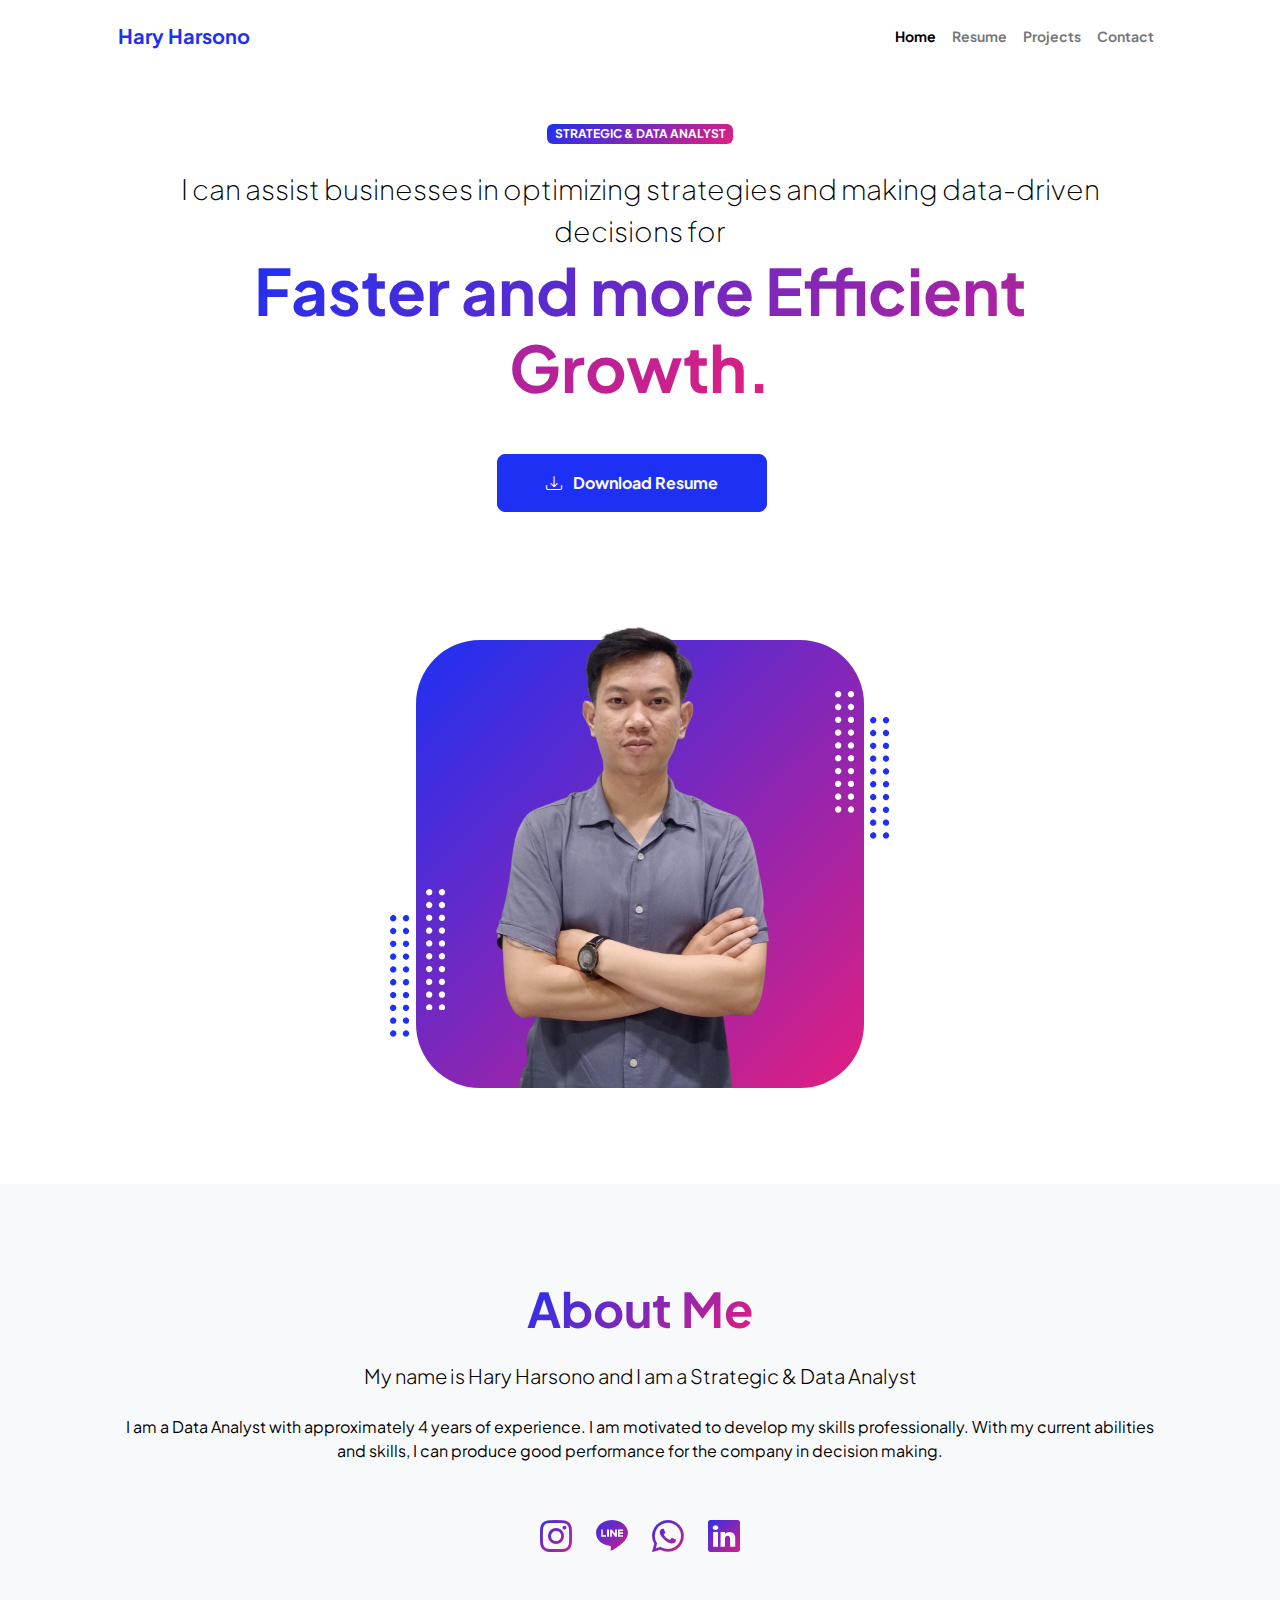
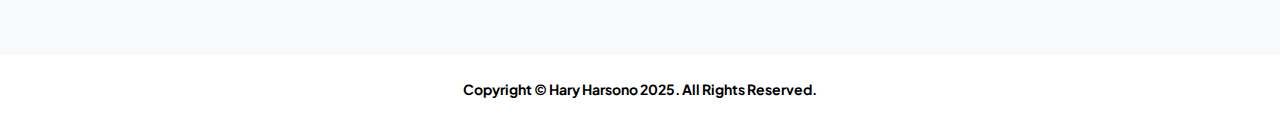
<file: index.html>
<!DOCTYPE html>
<html lang="en">
    <head>
        <meta charset="utf-8" />
        <meta name="viewport" content="width=device-width, initial-scale=1, shrink-to-fit=no" />
        <meta name="description" content="" />
        <meta name="author" content="" />
        <title>
            Hary Harsono - Data Analyst
        </title>
        <!-- Favicon-->
        <link rel="icon" type="image/x-icon" href="assets/favicon.ico" />
        <!-- Custom Google font-->
        <link rel="preconnect" href="https://fonts.googleapis.com" />
        <link rel="preconnect" href="https://fonts.gstatic.com" crossorigin />
        <link href="https://fonts.googleapis.com/css2?family=Plus+Jakarta+Sans:wght@100;200;300;400;500;600;700;800;900&amp;display=swap" rel="stylesheet" />
        <!-- Bootstrap icons-->
        <link href="https://cdn.jsdelivr.net/npm/bootstrap-icons@1.8.1/font/bootstrap-icons.css" rel="stylesheet" />
        <!-- Core theme CSS (includes Bootstrap)-->
        <link href="css/styles.css" rel="stylesheet" />
    </head>
    <body class="d-flex flex-column h-100">
        <main class="flex-shrink-0">
            <!-- Navigation-->
            <nav class="navbar navbar-expand-lg navbar-light bg-white py-3">
                <div class="container px-5">
                    <a class="navbar-brand" href="index.html"><span class="fw-bolder" style="color: #1e30f3!important;">
                        Hary Harsono
                    </span></a>
                    <button class="navbar-toggler" type="button" data-bs-toggle="collapse" data-bs-target="#navbarSupportedContent" aria-controls="navbarSupportedContent" aria-expanded="false" aria-label="Toggle navigation"><span class="navbar-toggler-icon"></span></button>
                    <div class="collapse navbar-collapse" id="navbarSupportedContent">
                        <ul class="navbar-nav ms-auto mb-2 mb-lg-0 small fw-bolder">
                            <li class="nav-item"><a class="nav-link text-black" href="index.html">Home</a></li>
                            <li class="nav-item"><a class="nav-link" href="resume.html">Resume</a></li>
                            <li class="nav-item"><a class="nav-link" href="projects.html">Projects</a></li>
                            <li class="nav-item"><a class="nav-link" href="contact.html">Contact</a></li>
                        </ul>
                    </div>
                </div>
            </nav>
            <!-- Header-->
            <header class="py-5">
                <div class="container px-5 pb-5">
                    <div class="row gx-5 align-items-center">
                        <div class="col-xxl-5">
                            <!-- Header text content-->
                            <div class="text-center text-xxl-start">                                
                                <div class="badge bg-gradient-primary-to-secondary text-white mb-4">
                                    <div class="text-uppercase">
                                        Strategic & Data Analyst
                                    </div>
                                </div>
                                <div class="fs-3 fw-light text-black">
                                    I can assist businesses in optimizing strategies and making data-driven decisions for
                                </div>
                                <h1 class="display-3 fw-bolder mb-5"><span class="text-gradient d-inline">Faster and more Efficient Growth.</span></h1>
                                <div class="d-grid gap-3 d-sm-flex justify-content-sm-center justify-content-xxl-start mb-3">
                                    <a class="btn btn-primary btn-lg px-5 py-3 me-sm-3 fs-6 fw-bolder" href="assets/CV_Resume_Hary_en.pdf" type="application/pdf" target="_blank">
                                        <div class="d-inline-block bi bi-download me-2"></div>
                                        Download Resume
                                    </a>
                                </div>
                            </div>
                        </div>
                        <div class="col-xxl-7">
                            <!-- Header profile picture-->
                            <div class="d-flex justify-content-center mt-5 mt-xxl-0">
                                <div class="profile bg-gradient-primary-to-secondary">
                                    <!-- TIP: For best results, use a photo with a transparent background like the demo example below-->
                                    <!-- Watch a tutorial on how to do this on YouTube (link)-->
                                    <img class="profile-img" src="assets/hary-new.png" alt="..." />
                                    <div class="dots-1">
                                        <!-- SVG Dots-->
                                        <svg version="1.1" xmlns="http://www.w3.org/2000/svg" xmlns:xlink="http://www.w3.org/1999/xlink" x="0px" y="0px" viewBox="0 0 191.6 1215.4" style="enable-background: new 0 0 191.6 1215.4" xml:space="preserve">
                                            <g transform="translate(0.000000,1280.000000) scale(0.100000,-0.100000)">
                                                <path d="M227.7,12788.6c-105-35-200-141-222-248c-43-206,163-412,369-369c155,32,275,190,260,339c-11,105-90,213-190,262        C383.7,12801.6,289.7,12808.6,227.7,12788.6z"></path>
                                                <path d="M1507.7,12788.6c-151-50-253-216-222-362c25-119,136-230,254-255c194-41,395,142,375,339c-11,105-90,213-190,262        C1663.7,12801.6,1569.7,12808.6,1507.7,12788.6z"></path>
                                                <path d="M227.7,11508.6c-105-35-200-141-222-248c-43-206,163-412,369-369c155,32,275,190,260,339c-11,105-90,213-190,262        C383.7,11521.6,289.7,11528.6,227.7,11508.6z"></path>
                                                <path d="M1507.7,11508.6c-151-50-253-216-222-362c25-119,136-230,254-255c194-41,395,142,375,339c-11,105-90,213-190,262        C1663.7,11521.6,1569.7,11528.6,1507.7,11508.6z"></path>
                                                <path d="M227.7,10228.6c-105-35-200-141-222-248c-43-206,163-412,369-369c155,32,275,190,260,339c-11,105-90,213-190,262        C383.7,10241.6,289.7,10248.6,227.7,10228.6z"></path>
                                                <path d="M1507.7,10228.6c-105-35-200-141-222-248c-43-206,163-412,369-369c155,32,275,190,260,339c-11,105-90,213-190,262        C1663.7,10241.6,1569.7,10248.6,1507.7,10228.6z"></path>
                                                <path d="M227.7,8948.6c-105-35-200-141-222-248c-43-206,163-412,369-369c155,32,275,190,260,339c-11,105-90,213-190,262        C383.7,8961.6,289.7,8968.6,227.7,8948.6z"></path>
                                                <path d="M1507.7,8948.6c-105-35-200-141-222-248c-43-206,163-412,369-369c155,32,275,190,260,339c-11,105-90,213-190,262        C1663.7,8961.6,1569.7,8968.6,1507.7,8948.6z"></path>
                                                <path d="M227.7,7668.6c-105-35-200-141-222-248c-43-206,163-412,369-369c155,32,275,190,260,339c-11,105-90,213-190,262        C383.7,7681.6,289.7,7688.6,227.7,7668.6z"></path>
                                                <path d="M1507.7,7668.6c-105-35-200-141-222-248c-43-206,163-412,369-369c155,32,275,190,260,339c-11,105-90,213-190,262        C1663.7,7681.6,1569.7,7688.6,1507.7,7668.6z"></path>
                                                <path d="M227.7,6388.6c-105-35-200-141-222-248c-43-206,163-412,369-369c155,32,275,190,260,339c-11,105-90,213-190,262        C383.7,6401.6,289.7,6408.6,227.7,6388.6z"></path>
                                                <path d="M1507.7,6388.6c-105-35-200-141-222-248c-43-206,163-412,369-369c155,32,275,190,260,339c-11,105-90,213-190,262        C1663.7,6401.6,1569.7,6408.6,1507.7,6388.6z"></path>
                                                <path d="M227.7,5108.6c-105-35-200-141-222-248c-43-206,163-412,369-369c155,32,275,190,260,339c-11,105-90,213-190,262        C383.7,5121.6,289.7,5128.6,227.7,5108.6z"></path>
                                                <path d="M1507.7,5108.6c-105-35-200-141-222-248c-43-206,163-412,369-369c155,32,275,190,260,339c-11,105-90,213-190,262        C1663.7,5121.6,1569.7,5128.6,1507.7,5108.6z"></path>
                                                <path d="M227.7,3828.6c-105-35-200-141-222-248c-43-206,163-412,369-369c155,32,275,190,260,339c-11,105-90,213-190,262        C383.7,3841.6,289.7,3848.6,227.7,3828.6z"></path>
                                                <path d="M1507.7,3828.6c-105-35-200-141-222-248c-43-206,163-412,369-369c155,32,275,190,260,339c-11,105-90,213-190,262        C1663.7,3841.6,1569.7,3848.6,1507.7,3828.6z"></path>
                                                <path d="M227.7,2548.6c-105-35-200-141-222-248c-43-206,163-412,369-369c155,32,275,190,260,339c-11,105-90,213-190,262        C383.7,2561.6,289.7,2568.6,227.7,2548.6z"></path>
                                                <path d="M1507.7,2548.6c-105-35-200-141-222-248c-43-206,163-412,369-369c155,32,275,190,260,339c-11,105-90,213-190,262        C1663.7,2561.6,1569.7,2568.6,1507.7,2548.6z"></path>
                                                <path d="M227.7,1268.6c-105-35-200-141-222-248c-43-206,163-412,369-369c155,32,275,190,260,339c-11,105-90,213-190,262        C383.7,1281.6,289.7,1288.6,227.7,1268.6z"></path>
                                                <path d="M1507.7,1268.6c-105-35-200-141-222-248c-43-206,163-412,369-369c155,32,275,190,260,339c-11,105-90,213-190,262        C1663.7,1281.6,1569.7,1288.6,1507.7,1268.6z"></path>
                                            </g>
                                        </svg>
                                        <!-- END of SVG dots-->
                                    </div>
                                    <div class="dots-2">
                                        <!-- SVG Dots-->
                                        <svg version="1.1" xmlns="http://www.w3.org/2000/svg" xmlns:xlink="http://www.w3.org/1999/xlink" x="0px" y="0px" viewBox="0 0 191.6 1215.4" style="enable-background: new 0 0 191.6 1215.4" xml:space="preserve">
                                            <g transform="translate(0.000000,1280.000000) scale(0.100000,-0.100000)">
                                                <path d="M227.7,12788.6c-105-35-200-141-222-248c-43-206,163-412,369-369c155,32,275,190,260,339c-11,105-90,213-190,262        C383.7,12801.6,289.7,12808.6,227.7,12788.6z"></path>
                                                <path d="M1507.7,12788.6c-151-50-253-216-222-362c25-119,136-230,254-255c194-41,395,142,375,339c-11,105-90,213-190,262        C1663.7,12801.6,1569.7,12808.6,1507.7,12788.6z"></path>
                                                <path d="M227.7,11508.6c-105-35-200-141-222-248c-43-206,163-412,369-369c155,32,275,190,260,339c-11,105-90,213-190,262        C383.7,11521.6,289.7,11528.6,227.7,11508.6z"></path>
                                                <path d="M1507.7,11508.6c-151-50-253-216-222-362c25-119,136-230,254-255c194-41,395,142,375,339c-11,105-90,213-190,262        C1663.7,11521.6,1569.7,11528.6,1507.7,11508.6z"></path>
                                                <path d="M227.7,10228.6c-105-35-200-141-222-248c-43-206,163-412,369-369c155,32,275,190,260,339c-11,105-90,213-190,262        C383.7,10241.6,289.7,10248.6,227.7,10228.6z"></path>
                                                <path d="M1507.7,10228.6c-105-35-200-141-222-248c-43-206,163-412,369-369c155,32,275,190,260,339c-11,105-90,213-190,262        C1663.7,10241.6,1569.7,10248.6,1507.7,10228.6z"></path>
                                                <path d="M227.7,8948.6c-105-35-200-141-222-248c-43-206,163-412,369-369c155,32,275,190,260,339c-11,105-90,213-190,262        C383.7,8961.6,289.7,8968.6,227.7,8948.6z"></path>
                                                <path d="M1507.7,8948.6c-105-35-200-141-222-248c-43-206,163-412,369-369c155,32,275,190,260,339c-11,105-90,213-190,262        C1663.7,8961.6,1569.7,8968.6,1507.7,8948.6z"></path>
                                                <path d="M227.7,7668.6c-105-35-200-141-222-248c-43-206,163-412,369-369c155,32,275,190,260,339c-11,105-90,213-190,262        C383.7,7681.6,289.7,7688.6,227.7,7668.6z"></path>
                                                <path d="M1507.7,7668.6c-105-35-200-141-222-248c-43-206,163-412,369-369c155,32,275,190,260,339c-11,105-90,213-190,262        C1663.7,7681.6,1569.7,7688.6,1507.7,7668.6z"></path>
                                                <path d="M227.7,6388.6c-105-35-200-141-222-248c-43-206,163-412,369-369c155,32,275,190,260,339c-11,105-90,213-190,262        C383.7,6401.6,289.7,6408.6,227.7,6388.6z"></path>
                                                <path d="M1507.7,6388.6c-105-35-200-141-222-248c-43-206,163-412,369-369c155,32,275,190,260,339c-11,105-90,213-190,262        C1663.7,6401.6,1569.7,6408.6,1507.7,6388.6z"></path>
                                                <path d="M227.7,5108.6c-105-35-200-141-222-248c-43-206,163-412,369-369c155,32,275,190,260,339c-11,105-90,213-190,262        C383.7,5121.6,289.7,5128.6,227.7,5108.6z"></path>
                                                <path d="M1507.7,5108.6c-105-35-200-141-222-248c-43-206,163-412,369-369c155,32,275,190,260,339c-11,105-90,213-190,262        C1663.7,5121.6,1569.7,5128.6,1507.7,5108.6z"></path>
                                                <path d="M227.7,3828.6c-105-35-200-141-222-248c-43-206,163-412,369-369c155,32,275,190,260,339c-11,105-90,213-190,262        C383.7,3841.6,289.7,3848.6,227.7,3828.6z"></path>
                                                <path d="M1507.7,3828.6c-105-35-200-141-222-248c-43-206,163-412,369-369c155,32,275,190,260,339c-11,105-90,213-190,262        C1663.7,3841.6,1569.7,3848.6,1507.7,3828.6z"></path>
                                                <path d="M227.7,2548.6c-105-35-200-141-222-248c-43-206,163-412,369-369c155,32,275,190,260,339c-11,105-90,213-190,262        C383.7,2561.6,289.7,2568.6,227.7,2548.6z"></path>
                                                <path d="M1507.7,2548.6c-105-35-200-141-222-248c-43-206,163-412,369-369c155,32,275,190,260,339c-11,105-90,213-190,262        C1663.7,2561.6,1569.7,2568.6,1507.7,2548.6z"></path>
                                                <path d="M227.7,1268.6c-105-35-200-141-222-248c-43-206,163-412,369-369c155,32,275,190,260,339c-11,105-90,213-190,262        C383.7,1281.6,289.7,1288.6,227.7,1268.6z"></path>
                                                <path d="M1507.7,1268.6c-105-35-200-141-222-248c-43-206,163-412,369-369c155,32,275,190,260,339c-11,105-90,213-190,262        C1663.7,1281.6,1569.7,1288.6,1507.7,1268.6z"></path>
                                            </g>
                                        </svg>
                                        <!-- END of SVG dots-->
                                    </div>
                                    <div class="dots-3">
                                        <!-- SVG Dots-->
                                        <svg version="1.1" xmlns="http://www.w3.org/2000/svg" xmlns:xlink="http://www.w3.org/1999/xlink" x="0px" y="0px" viewBox="0 0 191.6 1215.4" style="enable-background: new 0 0 191.6 1215.4" xml:space="preserve">
                                            <g transform="translate(0.000000,1280.000000) scale(0.100000,-0.100000)">
                                                <path d="M227.7,12788.6c-105-35-200-141-222-248c-43-206,163-412,369-369c155,32,275,190,260,339c-11,105-90,213-190,262        C383.7,12801.6,289.7,12808.6,227.7,12788.6z"></path>
                                                <path d="M1507.7,12788.6c-151-50-253-216-222-362c25-119,136-230,254-255c194-41,395,142,375,339c-11,105-90,213-190,262        C1663.7,12801.6,1569.7,12808.6,1507.7,12788.6z"></path>
                                                <path d="M227.7,11508.6c-105-35-200-141-222-248c-43-206,163-412,369-369c155,32,275,190,260,339c-11,105-90,213-190,262        C383.7,11521.6,289.7,11528.6,227.7,11508.6z"></path>
                                                <path d="M1507.7,11508.6c-151-50-253-216-222-362c25-119,136-230,254-255c194-41,395,142,375,339c-11,105-90,213-190,262        C1663.7,11521.6,1569.7,11528.6,1507.7,11508.6z"></path>
                                                <path d="M227.7,10228.6c-105-35-200-141-222-248c-43-206,163-412,369-369c155,32,275,190,260,339c-11,105-90,213-190,262        C383.7,10241.6,289.7,10248.6,227.7,10228.6z"></path>
                                                <path d="M1507.7,10228.6c-105-35-200-141-222-248c-43-206,163-412,369-369c155,32,275,190,260,339c-11,105-90,213-190,262        C1663.7,10241.6,1569.7,10248.6,1507.7,10228.6z"></path>
                                                <path d="M227.7,8948.6c-105-35-200-141-222-248c-43-206,163-412,369-369c155,32,275,190,260,339c-11,105-90,213-190,262        C383.7,8961.6,289.7,8968.6,227.7,8948.6z"></path>
                                                <path d="M1507.7,8948.6c-105-35-200-141-222-248c-43-206,163-412,369-369c155,32,275,190,260,339c-11,105-90,213-190,262        C1663.7,8961.6,1569.7,8968.6,1507.7,8948.6z"></path>
                                                <path d="M227.7,7668.6c-105-35-200-141-222-248c-43-206,163-412,369-369c155,32,275,190,260,339c-11,105-90,213-190,262        C383.7,7681.6,289.7,7688.6,227.7,7668.6z"></path>
                                                <path d="M1507.7,7668.6c-105-35-200-141-222-248c-43-206,163-412,369-369c155,32,275,190,260,339c-11,105-90,213-190,262        C1663.7,7681.6,1569.7,7688.6,1507.7,7668.6z"></path>
                                                <path d="M227.7,6388.6c-105-35-200-141-222-248c-43-206,163-412,369-369c155,32,275,190,260,339c-11,105-90,213-190,262        C383.7,6401.6,289.7,6408.6,227.7,6388.6z"></path>
                                                <path d="M1507.7,6388.6c-105-35-200-141-222-248c-43-206,163-412,369-369c155,32,275,190,260,339c-11,105-90,213-190,262        C1663.7,6401.6,1569.7,6408.6,1507.7,6388.6z"></path>
                                                <path d="M227.7,5108.6c-105-35-200-141-222-248c-43-206,163-412,369-369c155,32,275,190,260,339c-11,105-90,213-190,262        C383.7,5121.6,289.7,5128.6,227.7,5108.6z"></path>
                                                <path d="M1507.7,5108.6c-105-35-200-141-222-248c-43-206,163-412,369-369c155,32,275,190,260,339c-11,105-90,213-190,262        C1663.7,5121.6,1569.7,5128.6,1507.7,5108.6z"></path>
                                                <path d="M227.7,3828.6c-105-35-200-141-222-248c-43-206,163-412,369-369c155,32,275,190,260,339c-11,105-90,213-190,262        C383.7,3841.6,289.7,3848.6,227.7,3828.6z"></path>
                                                <path d="M1507.7,3828.6c-105-35-200-141-222-248c-43-206,163-412,369-369c155,32,275,190,260,339c-11,105-90,213-190,262        C1663.7,3841.6,1569.7,3848.6,1507.7,3828.6z"></path>
                                                <path d="M227.7,2548.6c-105-35-200-141-222-248c-43-206,163-412,369-369c155,32,275,190,260,339c-11,105-90,213-190,262        C383.7,2561.6,289.7,2568.6,227.7,2548.6z"></path>
                                                <path d="M1507.7,2548.6c-105-35-200-141-222-248c-43-206,163-412,369-369c155,32,275,190,260,339c-11,105-90,213-190,262        C1663.7,2561.6,1569.7,2568.6,1507.7,2548.6z"></path>
                                                <path d="M227.7,1268.6c-105-35-200-141-222-248c-43-206,163-412,369-369c155,32,275,190,260,339c-11,105-90,213-190,262        C383.7,1281.6,289.7,1288.6,227.7,1268.6z"></path>
                                                <path d="M1507.7,1268.6c-105-35-200-141-222-248c-43-206,163-412,369-369c155,32,275,190,260,339c-11,105-90,213-190,262        C1663.7,1281.6,1569.7,1288.6,1507.7,1268.6z"></path>
                                            </g>
                                        </svg>
                                        <!-- END of SVG dots-->
                                    </div>
                                    <div class="dots-4">
                                        <!-- SVG Dots-->
                                        <svg version="1.1" xmlns="http://www.w3.org/2000/svg" xmlns:xlink="http://www.w3.org/1999/xlink" x="0px" y="0px" viewBox="0 0 191.6 1215.4" style="enable-background: new 0 0 191.6 1215.4" xml:space="preserve">
                                            <g transform="translate(0.000000,1280.000000) scale(0.100000,-0.100000)">
                                                <path d="M227.7,12788.6c-105-35-200-141-222-248c-43-206,163-412,369-369c155,32,275,190,260,339c-11,105-90,213-190,262        C383.7,12801.6,289.7,12808.6,227.7,12788.6z"></path>
                                                <path d="M1507.7,12788.6c-151-50-253-216-222-362c25-119,136-230,254-255c194-41,395,142,375,339c-11,105-90,213-190,262        C1663.7,12801.6,1569.7,12808.6,1507.7,12788.6z"></path>
                                                <path d="M227.7,11508.6c-105-35-200-141-222-248c-43-206,163-412,369-369c155,32,275,190,260,339c-11,105-90,213-190,262        C383.7,11521.6,289.7,11528.6,227.7,11508.6z"></path>
                                                <path d="M1507.7,11508.6c-151-50-253-216-222-362c25-119,136-230,254-255c194-41,395,142,375,339c-11,105-90,213-190,262        C1663.7,11521.6,1569.7,11528.6,1507.7,11508.6z"></path>
                                                <path d="M227.7,10228.6c-105-35-200-141-222-248c-43-206,163-412,369-369c155,32,275,190,260,339c-11,105-90,213-190,262        C383.7,10241.6,289.7,10248.6,227.7,10228.6z"></path>
                                                <path d="M1507.7,10228.6c-105-35-200-141-222-248c-43-206,163-412,369-369c155,32,275,190,260,339c-11,105-90,213-190,262        C1663.7,10241.6,1569.7,10248.6,1507.7,10228.6z"></path>
                                                <path d="M227.7,8948.6c-105-35-200-141-222-248c-43-206,163-412,369-369c155,32,275,190,260,339c-11,105-90,213-190,262        C383.7,8961.6,289.7,8968.6,227.7,8948.6z"></path>
                                                <path d="M1507.7,8948.6c-105-35-200-141-222-248c-43-206,163-412,369-369c155,32,275,190,260,339c-11,105-90,213-190,262        C1663.7,8961.6,1569.7,8968.6,1507.7,8948.6z"></path>
                                                <path d="M227.7,7668.6c-105-35-200-141-222-248c-43-206,163-412,369-369c155,32,275,190,260,339c-11,105-90,213-190,262        C383.7,7681.6,289.7,7688.6,227.7,7668.6z"></path>
                                                <path d="M1507.7,7668.6c-105-35-200-141-222-248c-43-206,163-412,369-369c155,32,275,190,260,339c-11,105-90,213-190,262        C1663.7,7681.6,1569.7,7688.6,1507.7,7668.6z"></path>
                                                <path d="M227.7,6388.6c-105-35-200-141-222-248c-43-206,163-412,369-369c155,32,275,190,260,339c-11,105-90,213-190,262        C383.7,6401.6,289.7,6408.6,227.7,6388.6z"></path>
                                                <path d="M1507.7,6388.6c-105-35-200-141-222-248c-43-206,163-412,369-369c155,32,275,190,260,339c-11,105-90,213-190,262        C1663.7,6401.6,1569.7,6408.6,1507.7,6388.6z"></path>
                                                <path d="M227.7,5108.6c-105-35-200-141-222-248c-43-206,163-412,369-369c155,32,275,190,260,339c-11,105-90,213-190,262        C383.7,5121.6,289.7,5128.6,227.7,5108.6z"></path>
                                                <path d="M1507.7,5108.6c-105-35-200-141-222-248c-43-206,163-412,369-369c155,32,275,190,260,339c-11,105-90,213-190,262        C1663.7,5121.6,1569.7,5128.6,1507.7,5108.6z"></path>
                                                <path d="M227.7,3828.6c-105-35-200-141-222-248c-43-206,163-412,369-369c155,32,275,190,260,339c-11,105-90,213-190,262        C383.7,3841.6,289.7,3848.6,227.7,3828.6z"></path>
                                                <path d="M1507.7,3828.6c-105-35-200-141-222-248c-43-206,163-412,369-369c155,32,275,190,260,339c-11,105-90,213-190,262        C1663.7,3841.6,1569.7,3848.6,1507.7,3828.6z"></path>
                                                <path d="M227.7,2548.6c-105-35-200-141-222-248c-43-206,163-412,369-369c155,32,275,190,260,339c-11,105-90,213-190,262        C383.7,2561.6,289.7,2568.6,227.7,2548.6z"></path>
                                                <path d="M1507.7,2548.6c-105-35-200-141-222-248c-43-206,163-412,369-369c155,32,275,190,260,339c-11,105-90,213-190,262        C1663.7,2561.6,1569.7,2568.6,1507.7,2548.6z"></path>
                                                <path d="M227.7,1268.6c-105-35-200-141-222-248c-43-206,163-412,369-369c155,32,275,190,260,339c-11,105-90,213-190,262        C383.7,1281.6,289.7,1288.6,227.7,1268.6z"></path>
                                                <path d="M1507.7,1268.6c-105-35-200-141-222-248c-43-206,163-412,369-369c155,32,275,190,260,339c-11,105-90,213-190,262        C1663.7,1281.6,1569.7,1288.6,1507.7,1268.6z"></path>
                                            </g>
                                        </svg>
                                        <!-- END of SVG dots-->
                                    </div>
                                </div>
                            </div>
                        </div>
                    </div>
                </div>
            </header>
            <!-- About Section-->
            <section class="bg-light py-5">
                <div class="container px-5">
                    <div class="row gx-5 justify-content-center">
                        <div class="col-xxl-8">
                            <div class="text-center my-5">
                                <h2 class="display-5 fw-bolder mb-4"><span class="text-gradient d-inline">About Me</span></h2>
                                <p class="lead mb-4 text-black">My name is Hary Harsono and I am a Strategic & Data Analyst</p>
                                <p class="text-black mb-5">
                                    I am a Data Analyst with approximately 4 years of experience. I am motivated to develop my skills professionally. With my current abilities and skills, I can produce good performance for the company in decision making.
                                </p>
                                <div class="d-flex justify-content-center fs-2 gap-4">
                                    <a class="text-gradient" href="https://www.instagram.com/haryhrs/" target="_blank"><i class="bi bi-instagram"></i></a>
                                    <a class="text-gradient" href="https://line.me/ti/p/OMsQaPP2-x" target="_blank"><i class="bi bi-line"></i></a>
                                    <a class="text-gradient" href="https://wa.me/6281383288525" target="_blank"><i class="bi bi-whatsapp"></i></a>
                                    <a class="text-gradient" href="https://www.linkedin.com/in/haryharsono/" target="_blank"><i class="bi bi-linkedin"></i></a>
                                </div>
                            </div>
                        </div>
                    </div>
                </div>
            </section>
        </main>
        <!-- Footer-->
        <footer class="bg-white py-4 mt-auto">
            <div class="container px-5">
                <div class="row align-items-center justify-content-center">
                    <div class="col-auto text-center">
                        <div class="small m-0 text-black fw-bolder">Copyright &copy; Hary Harsono 2025. All Rights Reserved.</div>
                    </div>
                </div>
            </div>
        </footer>
        <!-- Bootstrap core JS-->
        <script src="https://cdn.jsdelivr.net/npm/bootstrap@5.2.3/dist/js/bootstrap.bundle.min.js"></script>
        <!-- Core theme JS-->
        <script src="js/scripts.js"></script>
    </body>
</html>
</file>
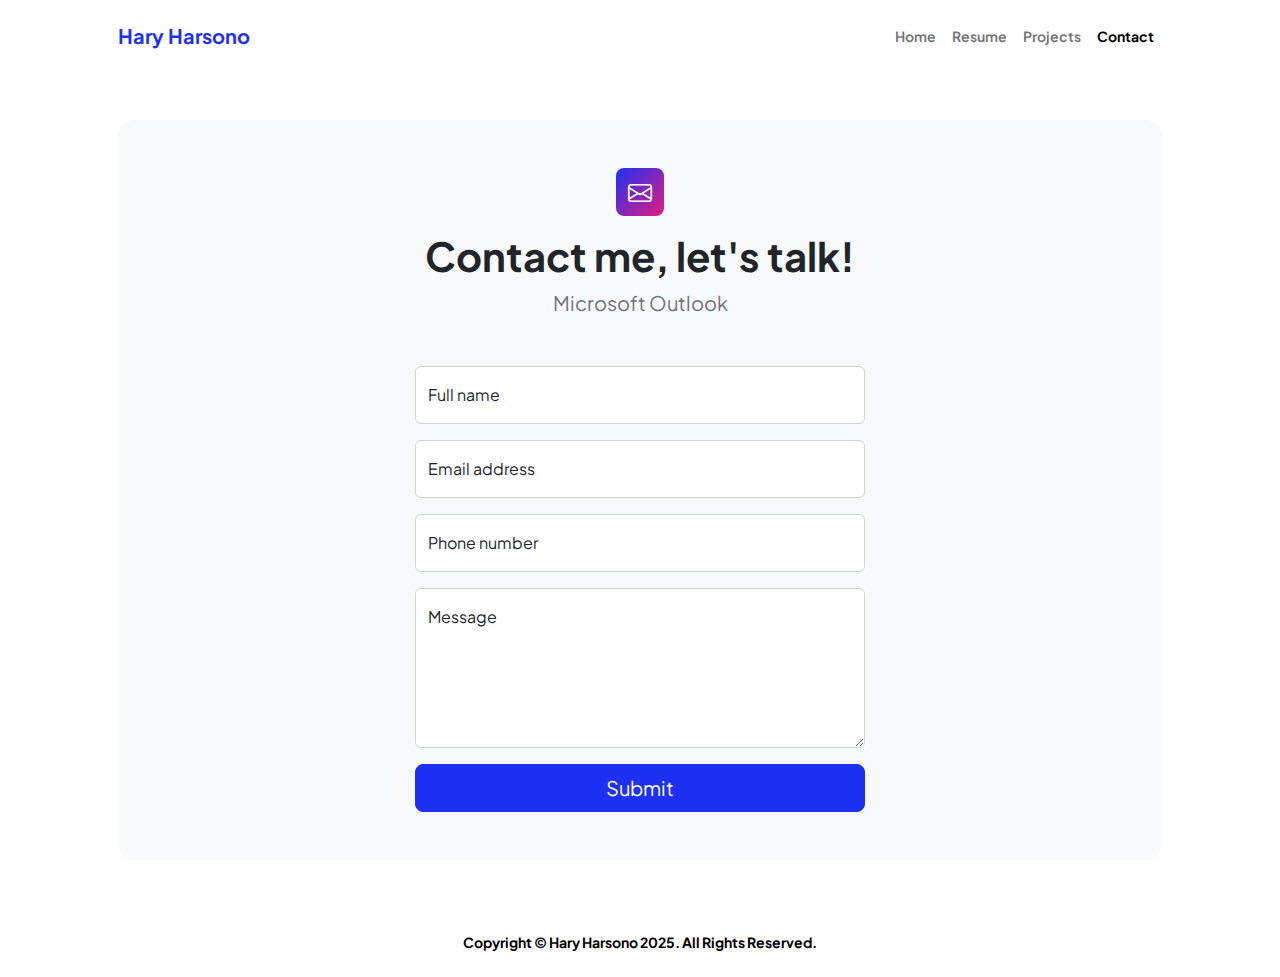
<file: contact.html>
<!DOCTYPE html>
<html lang="en">
    <head>
        <meta charset="utf-8" />
        <meta name="viewport" content="width=device-width, initial-scale=1, shrink-to-fit=no" />
        <meta name="description" content />
        <meta name="author" content />
        <title>
            Hary Harsono - Contact
        </title>
        <!-- Favicon-->
        <link rel="icon" type="image/x-icon" href="assets/favicon.ico" />
        <!-- Custom Google font-->
        <link rel="preconnect" href="https://fonts.googleapis.com" />
        <link rel="preconnect" href="https://fonts.gstatic.com" crossorigin />
        <link href="https://fonts.googleapis.com/css2?family=Plus+Jakarta+Sans:wght@100;200;300;400;500;600;700;800;900&amp;display=swap" rel="stylesheet" />
        <!-- Bootstrap icons-->
        <link href="https://cdn.jsdelivr.net/npm/bootstrap-icons@1.8.1/font/bootstrap-icons.css" rel="stylesheet" />
        <!-- Core theme CSS (includes Bootstrap)-->
        <link href="css/styles.css" rel="stylesheet" />
    </head>
    <body class="d-flex flex-column">
        <main class="flex-shrink-0">
            <!-- Navigation-->
            <nav class="navbar navbar-expand-lg navbar-light bg-white py-3">
                <div class="container px-5">
                    <a class="navbar-brand" href="index.html"><span class="fw-bolder" style="color: #1e30f3!important;">
                        Hary Harsono
                    </span></a>
                    <button class="navbar-toggler" type="button" data-bs-toggle="collapse" data-bs-target="#navbarSupportedContent" aria-controls="navbarSupportedContent" aria-expanded="false" aria-label="Toggle navigation"><span class="navbar-toggler-icon"></span></button>
                    <div class="collapse navbar-collapse" id="navbarSupportedContent">
                        <ul class="navbar-nav ms-auto mb-2 mb-lg-0 small fw-bolder">
                            <li class="nav-item"><a class="nav-link" href="index.html">Home</a></li>
                            <li class="nav-item"><a class="nav-link" href="resume.html">Resume</a></li>
                            <li class="nav-item"><a class="nav-link" href="projects.html">Projects</a></li>
                            <li class="nav-item"><a class="nav-link text-black" href="contact.html">Contact</a></li>
                        </ul>
                    </div>
                </div>
            </nav>
            <!-- Page content-->
            <section class="py-5">
                <div class="container px-5">
                    <!-- Contact form-->
                    <div class="bg-light rounded-4 py-5 px-4 px-md-5">
                        <div class="text-center mb-5">
                            <div class="feature bg-primary bg-gradient-primary-to-secondary text-white rounded-3 mb-3"><i class="bi bi-envelope"></i></div>
                            <h1 class="fw-bolder">
                                Contact me, let's talk!
                            </h1>
                            <p class="lead fw-normal text-muted mb-0">
                                Microsoft Outlook
                            </p>
                        </div>
                        <div class="row gx-5 justify-content-center">
                            <div class="col-lg-8 col-xl-6">
                                <form id="contactForm" action="mailto:haryharsono96@gmail.com" data-sb-form-api-token="API_TOKEN">
                                    <!-- Name input-->
                                    <div class="form-floating mb-3">
                                        <input class="form-control" id="name" type="text" placeholder="Enter your name..." data-sb-validations="required" />
                                        <label for="name">Full name</label>
                                        <div class="invalid-feedback" data-sb-feedback="name:required">A name is required.</div>
                                    </div>
                                    <!-- Email address input-->
                                    <div class="form-floating mb-3">
                                        <input class="form-control" id="email" type="email" placeholder="name@example.com" data-sb-validations="required,email" />
                                        <label for="email">Email address</label>
                                        <div class="invalid-feedback" data-sb-feedback="email:required">An email is required.</div>
                                        <div class="invalid-feedback" data-sb-feedback="email:email">Email is not valid.</div>
                                    </div>
                                    <!-- Phone number input-->
                                    <div class="form-floating mb-3">
                                        <input class="form-control" id="phone" type="tel" placeholder="(123) 456-7890" data-sb-validations="required" />
                                        <label for="phone">Phone number</label>
                                        <div class="invalid-feedback" data-sb-feedback="phone:required">A phone number is required.</div>
                                    </div>
                                    <!-- Message input-->
                                    <div class="form-floating mb-3">
                                        <textarea class="form-control" id="message" type="text" placeholder="Enter your message here..." style="height: 10rem" data-sb-validations="required"></textarea>
                                        <label for="message">Message</label>
                                        <div class="invalid-feedback" data-sb-feedback="message:required">A message is required.</div>
                                    </div>
                                    <div class="d-grid"><button class="btn btn-primary btn-lg" id="submitButton" type="submit">Submit</button></div>
                                </form>
                            </div>
                        </div>
                    </div>
                </div>
            </section>
        </main>
        <!-- Footer-->
        <footer class="bg-white py-4 mt-auto">
            <div class="container px-5">
                <div class="row align-items-center justify-content-center">
                    <div class="col-auto text-center">
                        <div class="small m-0 text-black fw-bolder">Copyright &copy; Hary Harsono 2025. All Rights Reserved.</div>
                    </div>
                </div>
            </div>
        </footer>
        <!-- Bootstrap core JS-->
        <script src="https://cdn.jsdelivr.net/npm/bootstrap@5.2.3/dist/js/bootstrap.bundle.min.js"></script>
        <!-- Core theme JS-->
        <script src="js/scripts.js"></script>
        <!-- * * * * * * * * * * * * * * * * * * * * * * * * * * * * * * * * * * * * * * * *-->
        <!-- * *                               SB Forms JS                               * *-->
        <!-- * * Activate your form at https://startbootstrap.com/solution/contact-forms * *-->
        <!-- * * * * * * * * * * * * * * * * * * * * * * * * * * * * * * * * * * * * * * * *-->        
    </body>
</html>
</file>
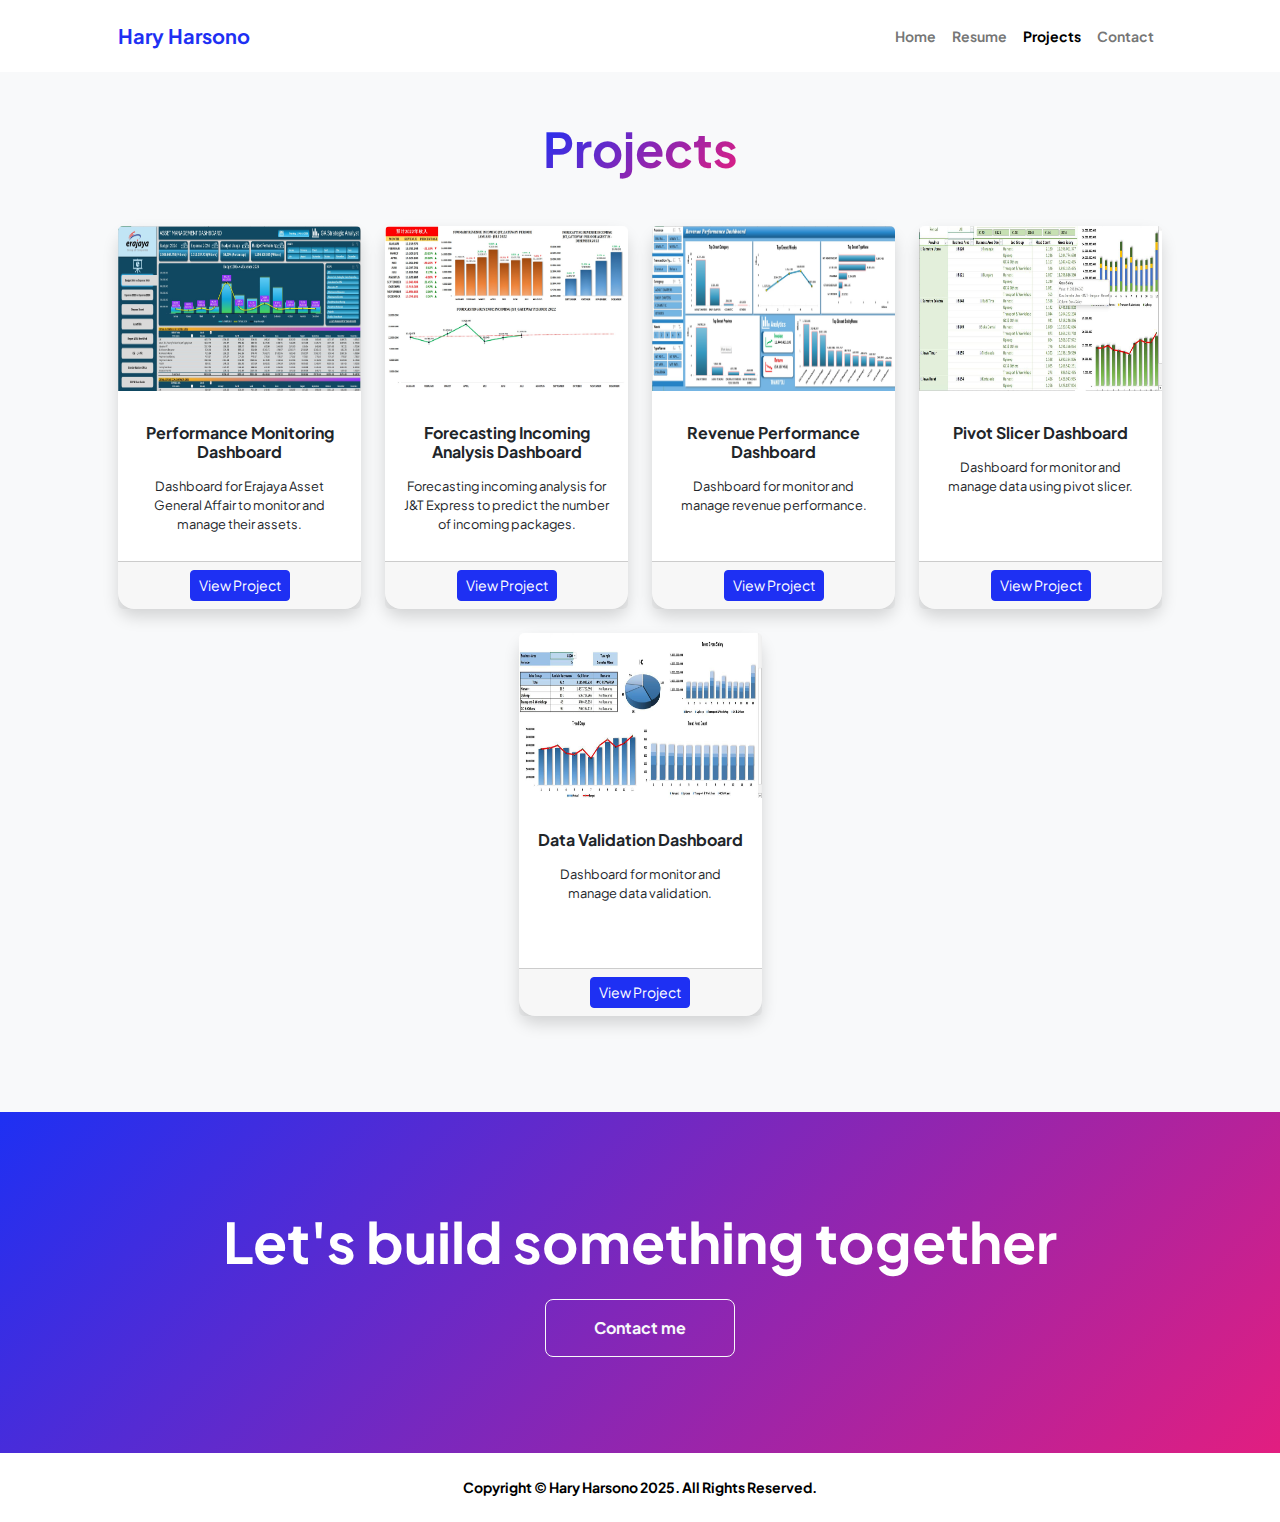
<file: projects.html>
<!DOCTYPE html>
<html lang="en">
    <head>
        <meta charset="utf-8" />
        <meta name="viewport" content="width=device-width, initial-scale=1, shrink-to-fit=no" />
        <meta name="description" content="" />
        <meta name="author" content="" />
        <title>
            Hary Harsono - Projects
        </title>
        <!-- Favicon-->
        <link rel="icon" type="image/x-icon" href="assets/favicon.ico" />
        <!-- Custom Google font-->
        <link rel="preconnect" href="https://fonts.googleapis.com" />
        <link rel="preconnect" href="https://fonts.gstatic.com" crossorigin />
        <link href="https://fonts.googleapis.com/css2?family=Plus+Jakarta+Sans:wght@100;200;300;400;500;600;700;800;900&amp;display=swap" rel="stylesheet" />
        <!-- Bootstrap icons-->
        <link href="https://cdn.jsdelivr.net/npm/bootstrap-icons@1.8.1/font/bootstrap-icons.css" rel="stylesheet" />
        <!-- Core theme CSS (includes Bootstrap)-->
        <link href="css/styles.css" rel="stylesheet" />
    </head>
    <body class="d-flex flex-column h-100 bg-light">
        <main class="flex-shrink-0">
            <!-- Navigation-->
            <nav class="navbar navbar-expand-lg navbar-light bg-white py-3">
                <div class="container px-5">
                    <a class="navbar-brand" href="index.html"><span class="fw-bolder" style="color: #1e30f3!important;">
                        Hary Harsono
                    </span></a>
                    <button class="navbar-toggler" type="button" data-bs-toggle="collapse" data-bs-target="#navbarSupportedContent" aria-controls="navbarSupportedContent" aria-expanded="false" aria-label="Toggle navigation"><span class="navbar-toggler-icon"></span></button>
                    <div class="collapse navbar-collapse" id="navbarSupportedContent">
                        <ul class="navbar-nav ms-auto mb-2 mb-lg-0 small fw-bolder">
                            <li class="nav-item"><a class="nav-link" href="index.html">Home</a></li>
                            <li class="nav-item"><a class="nav-link" href="resume.html">Resume</a></li>
                            <li class="nav-item"><a class="nav-link text-black" href="projects.html">Projects</a></li>
                            <li class="nav-item"><a class="nav-link" href="contact.html">Contact</a></li>
                        </ul>
                    </div>
                </div>
            </nav>
            <!-- Projects Section-->
            <section class="py-5">
                <div class="container px-5 mb-5">
                    <div class="text-center mb-5">
                        <h1 class="display-5 fw-bolder mb-0">
                            <span class="text-gradient d-inline">Projects</span>
                        </h1>
                    </div>
                    <div class="row gx-4 gy-4 justify-content-center">
                        <div class="col-md-6 col-lg-3">
                            <div class="card shadow rounded-4 border-0">
                                <img src="assets/porto/erajaya-dashboard-2024-1.jpg" class="card-img-top" alt="Project 1" style="height: 165px;object-fit: fill;">
                                <div class="card-body text-center" style="min-height: 170px;max-height: 200px;">
                                    <h6 class="card-title fw-bolder pt-3 pb-2">
                                        Performance Monitoring Dashboard
                                    </h6>
                                    <p class="card-text" style="font-size: 0.8rem;">
                                        Dashboard for Erajaya Asset General Affair to monitor and manage their assets.
                                    </p>                                    
                                </div>
                                <div class="card-footer text-center">
                                    <a class="btn btn-primary btn-sm" href="javascript:void(0)" data-bs-toggle="modal" data-bs-target="#modal-erajaya-dashboard">View Project</a>
                                </div>
                            </div>
                        </div>
                        <div class="col-md-6 col-lg-3">
                            <div class="card shadow rounded-4 border-0">
                                <img src="assets/porto/forecasting-incoming-analysis.jpeg" class="card-img-top" alt="Project 2" style="height: 165px;object-fit: fill;">
                                <div class="card-body text-center" style="min-height: 170px;max-height: 200px;">
                                    <h6 class="card-title fw-bolder pt-3 pb-2">
                                        Forecasting Incoming Analysis Dashboard
                                    </h6>
                                    <p class="card-text" style="font-size: 0.8rem;">
                                        Forecasting incoming analysis for J&T Express to predict the number of incoming packages.
                                    </p>                                    
                                </div>
                                <div class="card-footer text-center">
                                    <a class="btn btn-primary btn-sm" href="javascript:void(0)" data-bs-toggle="modal" data-bs-target="#modal-forecasting-incoming-analysis-1">View Project</a>
                                </div>
                            </div>
                        </div>
                        <div class="col-md-6 col-lg-3">
                            <div class="card shadow rounded-4 border-0">
                                <img src="assets/porto/dashboard-revenue-performance-1.jpeg" class="card-img-top" alt="Project 3" style="height: 165px;object-fit: fill;">
                                <div class="card-body text-center" style="min-height: 170px;max-height: 200px;">
                                    <h6 class="card-title fw-bolder pt-3 pb-2">
                                        Revenue Performance Dashboard
                                    </h6>
                                    <p class="card-text" style="font-size: 0.8rem;">
                                        Dashboard for monitor and manage revenue performance.
                                    </p>                                    
                                </div>
                                <div class="card-footer text-center">
                                    <a class="btn btn-primary btn-sm" href="javascript:void(0)" data-bs-toggle="modal" data-bs-target="#modal-dashboard-revenue-performance-1">View Project</a>
                                </div>
                            </div>
                        </div>
                        <div class="col-md-6 col-lg-3">
                            <div class="card shadow rounded-4 border-0">
                                <img src="assets/porto/dashboard-pivot-slicer.jpeg" class="card-img-top" alt="Project 4" style="height: 165px;object-fit: fill;">
                                <div class="card-body text-center" style="min-height: 170px;max-height: 200px;">
                                    <h6 class="card-title fw-bolder pt-3 pb-2">
                                        Pivot Slicer Dashboard
                                    </h6>
                                    <p class="card-text" style="font-size: 0.8rem;">
                                        Dashboard for monitor and manage data using pivot slicer.
                                    </p>                                    
                                </div>
                                <div class="card-footer text-center">
                                    <a class="btn btn-primary btn-sm" href="javascript:void(0)" data-bs-toggle="modal" data-bs-target="#modal-dashboard-pivot-slicer">View Project</a>
                                </div>
                            </div>
                        </div>
                        <div class="col-md-6 col-lg-3">
                            <div class="card shadow rounded-4 border-0">
                                <img src="assets/porto/dashboard-data-validation.jpeg" class="card-img-top" alt="Project 5" style="height: 165px;object-fit: fill;">
                                <div class="card-body text-center" style="min-height: 170px;max-height: 200px;">
                                    <h6 class="card-title fw-bolder pt-3 pb-2">
                                        Data Validation Dashboard
                                    </h6>
                                    <p class="card-text" style="font-size: 0.8rem;">
                                        Dashboard for monitor and manage data validation.
                                    </p>                                    
                                </div>
                                <div class="card-footer text-center">
                                    <a class="btn btn-primary btn-sm" href="javascript:void(0)" data-bs-toggle="modal" data-bs-target="#modal-data-validation">View Project</a>
                                </div>
                            </div>
                        </div>
                    </div>
                </div>
            </section>            
            <!-- Call to action section-->
            <section class="py-5 bg-gradient-primary-to-secondary text-white">
                <div class="container px-5 my-5">
                    <div class="text-center">
                        <h2 class="display-4 fw-bolder mb-4">Let's build something together</h2>
                        <a class="btn btn-outline-light btn-lg px-5 py-3 fs-6 fw-bolder" href="contact.html">Contact me</a>
                    </div>
                </div>
            </section>
        </main>

        <!-- Modals -->
        <div class="modal fade" id="modal-erajaya-dashboard" tabindex="-1" aria-labelledby="modal-erajaya-dashboard" aria-hidden="true">
            <div class="modal-dialog modal-dialog-scrollable modal-fullscreen">
                <div class="modal-content">
                    <div class="modal-header">
                        <h5 class="modal-title fw-bolder" id="modal-erajaya-dashboard">
                            Erajaya Asset General Affair Dashboard
                        </h5>
                        <button type="button" class="btn-close" data-bs-dismiss="modal" aria-label="Close"></button>
                    </div>
                    <div class="modal-body">
                        <div class="row">
                            <div class="col-md-6 mt-3">
                                <div class="card shadow rounded-4 border-0">
                                    <img src="assets/porto/erajaya-dashboard-2024-2.jpg" class="card-img-top" alt="Image 1" style="height: 330px;object-fit: fill;">
                                    <div class="card-body text-center">
                                        <h6 class="card-title fw-bolder pt-3 pb-2">
                                            Budget vs Expenses
                                        </h6>
                                    </div>
                                </div>
                            </div>
                            <div class="col-md-6 mt-3">
                                <div class="card shadow rounded-4 border-0">
                                    <img src="assets/porto/erajaya-dashboard-2024-3.jpg" class="card-img-top" alt="Image 2" style="height: 330px;object-fit: fill;">
                                    <div class="card-body text-center">
                                        <h6 class="card-title fw-bolder pt-3 pb-2">
                                            Disposal Asset
                                        </h6>
                                    </div>
                                </div>
                            </div>
                            <div class="col-md-6 mt-3">
                                <div class="card shadow rounded-4 border-0">
                                    <img src="assets/porto/erajaya-dashboard-2024-5.jpg" class="card-img-top" alt="Image 3">
                                    <div class="card-body text-center">
                                        <h6 class="card-title fw-bolder pt-3 pb-2">
                                            Asset Idle
                                        </h6>
                                    </div>
                                </div>
                            </div>
                            <div class="col-md-6 mt-3">
                                <div class="card shadow rounded-4 border-0">
                                    <img src="assets/porto/erajaya-dashboard-2024-6.jpg" class="card-img-top" alt="Image 5">
                                    <div class="card-body text-center">
                                        <h6 class="card-title fw-bold pt-3 pb-2">
                                            Report & SLA Itemwork
                                        </h6>
                                    </div>
                                </div>
                            </div>
                            <div class="col-md-12 mt-3">
                                <div class="card shadow rounded-4 border-0">
                                    <img src="assets/porto/erajaya-dashboard-2024-7.jpg" class="card-img-top" alt="Image 6">
                                    <div class="card-body text-center">
                                        <h6 class="card-title fw-bold pt-3 pb-2">
                                            CSI - LJ - MR
                                        </h6>
                                    </div>
                                </div>
                            </div>
                        </div>
                    </div>
                </div>
            </div>
        </div>

        <div class="modal fade" id="modal-forecasting-incoming-analysis-1" tabindex="-1" aria-labelledby="modal-forecasting-incoming-analysis-1" aria-hidden="true">
            <div class="modal-dialog modal-dialog-scrollable modal-fullscreen">
                <div class="modal-content">
                    <div class="modal-header">
                        <h5 class="modal-title fw-bolder" id="modal-forecasting-incoming-analysis-1">
                            Forecasting Incoming Analysis Dashboard
                        </h5>
                        <button type="button" class="btn-close" data-bs-dismiss="modal" aria-label="Close"></button>
                    </div>
                    <div class="modal-body" >
                        <div class="row">
                            <div class="col-md-12">
                                <div class="card shadow rounded-4 border-0">
                                    <img src="assets/porto/jnt-dashboard-1.jpeg" class="card-img-top" alt="Image 1">
                                    <div class="card-body text-center">
                                        <h6 class="card-title fw-bolder pt-3 pb-2">
                                            Monitoring Performance SLA
                                        </h6>
                                    </div>
                                </div>
                            </div>
                            <div class="col-md-12 mt-3">
                                <div class="card shadow rounded-4 border-0">
                                    <img src="assets/porto/forecasting-incoming-analysis.jpeg" class="card-img-top" alt="Image 1">
                                    <div class="card-body text-center">
                                        <h6 class="card-title fw-bolder pt-3 pb-2">
                                            Forecasting Revenue Incoming
                                        </h6>
                                    </div>
                                </div>
                            </div>
                        </div>
                    </div>
                </div>
            </div>
        </div>

        <div class="modal fade" id="modal-dashboard-revenue-performance-1" tabindex="-1" aria-labelledby="modal-dashboard-revenue-performance-1" aria-hidden="true">
            <div class="modal-dialog modal-dialog-scrollable modal-fullscreen">
                <div class="modal-content">
                    <div class="modal-header">
                        <h5 class="modal-title fw-bolder" id="modal-dashboard-revenue-performance-1">
                            Revenue Performance Dashboard
                        </h5>
                        <button type="button" class="btn-close" data-bs-dismiss="modal" aria-label="Close"></button>
                    </div>
                    <div class="modal-body">
                        <div class="row">
                            <div class="col-md-12">
                                <div class="card shadow rounded-4 border-0">
                                    <img src="assets/porto/dashboard-revenue-performance-1.jpeg" class="card-img-top" alt="Image 1">
                                    <div class="card-body text-center">
                                        <h6 class="card-title fw-bolder pt-3 pb-2">
                                            Revenue Performance
                                        </h6>
                                    </div>
                                </div>
                            </div>
                        </div>
                    </div>
                </div>
            </div>
        </div>

        <div class="modal fade" id="modal-dashboard-pivot-slicer" tabindex="-1" aria-labelledby="modal-dashboard-pivot-slicer" aria-hidden="true">
            <div class="modal-dialog modal-dialog-scrollable modal-fullscreen">
                <div class="modal-content">
                    <div class="modal-header">
                        <h5 class="modal-title fw-bolder" id="modal-dashboard-pivot-slicer">
                            Pivot Slicer Dashboard
                        </h5>
                        <button type="button" class="btn-close" data-bs-dismiss="modal" aria-label="Close"></button>
                    </div>
                    <div class="modal-body">
                        <div class="row">
                            <div class="col-md-12">
                                <div class="card shadow rounded-4 border-0">
                                    <img src="assets/porto/dashboard-pivot-slicer.jpeg" class="card-img-top" alt="Image 1">
                                    <div class="card-body text-center">
                                        <h6 class="card-title fw-bolder pt-3 pb-2">
                                            Pivot Slicer
                                        </h6>
                                    </div>
                                </div>
                            </div>
                        </div>
                    </div>
                </div>
            </div>
        </div>

        <div class="modal fade" id="modal-data-validation" tabindex="-1" aria-labelledby="modal-data-validation" aria-hidden="true">
            <div class="modal-dialog modal-dialog-scrollable modal-fullscreen">
                <div class="modal-content">
                    <div class="modal-header">
                        <h5 class="modal-title fw-bolder" id="modal-data-validation">
                            Data Validation Dashboard
                        </h5>
                        <button type="button" class="btn-close" data-bs-dismiss="modal" aria-label="Close"></button>
                    </div>
                    <div class="modal-body">
                        <div class="row">
                            <div class="col-md-12">
                                <div class="card shadow rounded-4 border-0">
                                    <img src="assets/porto/dashboard-data-validation.jpeg" class="card-img-top" alt="Image 1">
                                    <div class="card-body text-center">
                                        <h6 class="card-title fw-bolder pt-3 pb-2">
                                            Data Validation
                                        </h6>
                                    </div>
                                </div>
                            </div>
                        </div>
                    </div>
                </div>
            </div>
        </div>

        <!-- Footer-->
        <footer class="bg-white py-4 mt-auto">
            <div class="container px-5">
                <div class="row align-items-center justify-content-center">
                    <div class="col-auto text-center">
                        <div class="small m-0 text-black fw-bolder">Copyright &copy; Hary Harsono 2025. All Rights Reserved.</div>
                    </div>
                </div>
            </div>
        </footer>
        <!-- Bootstrap core JS-->
        <script src="https://cdn.jsdelivr.net/npm/bootstrap@5.2.3/dist/js/bootstrap.bundle.min.js"></script>
        <!-- Core theme JS-->
        <script src="js/scripts.js"></script>
    </body>
</html>
</file>
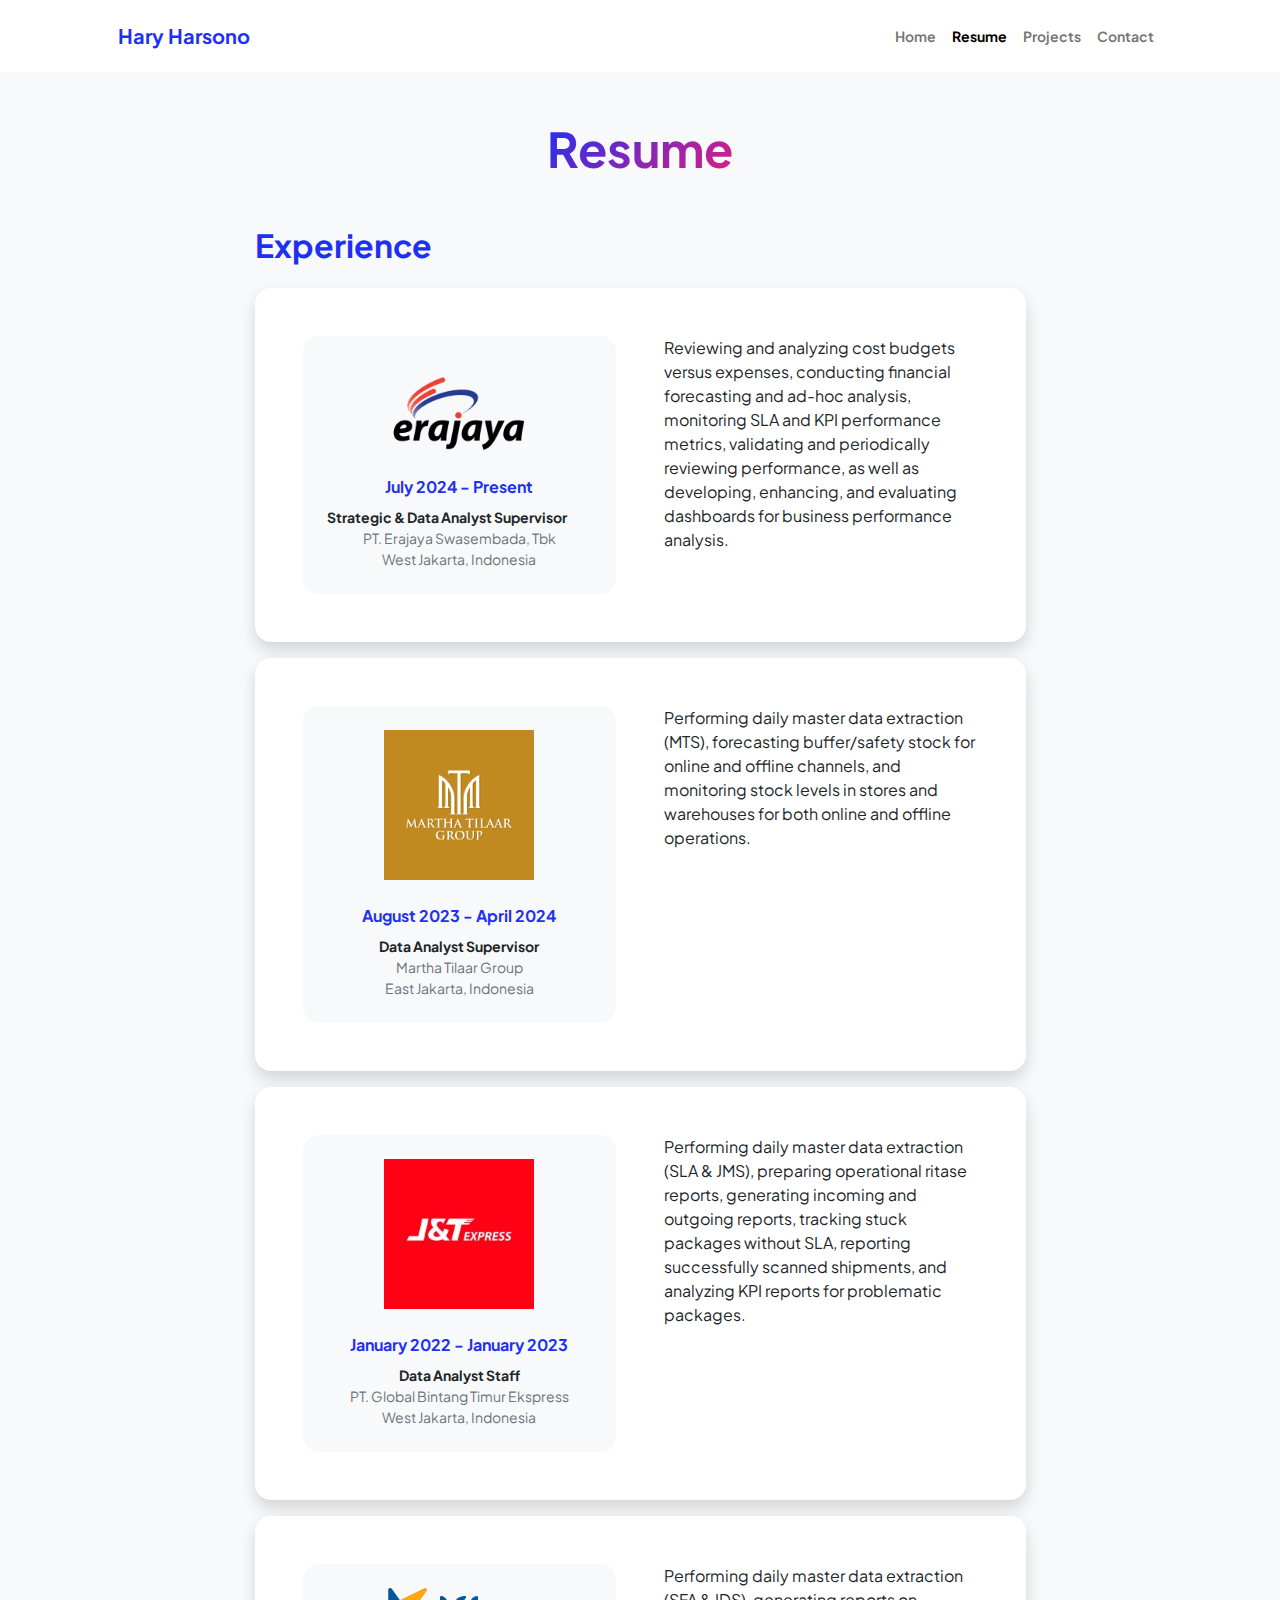
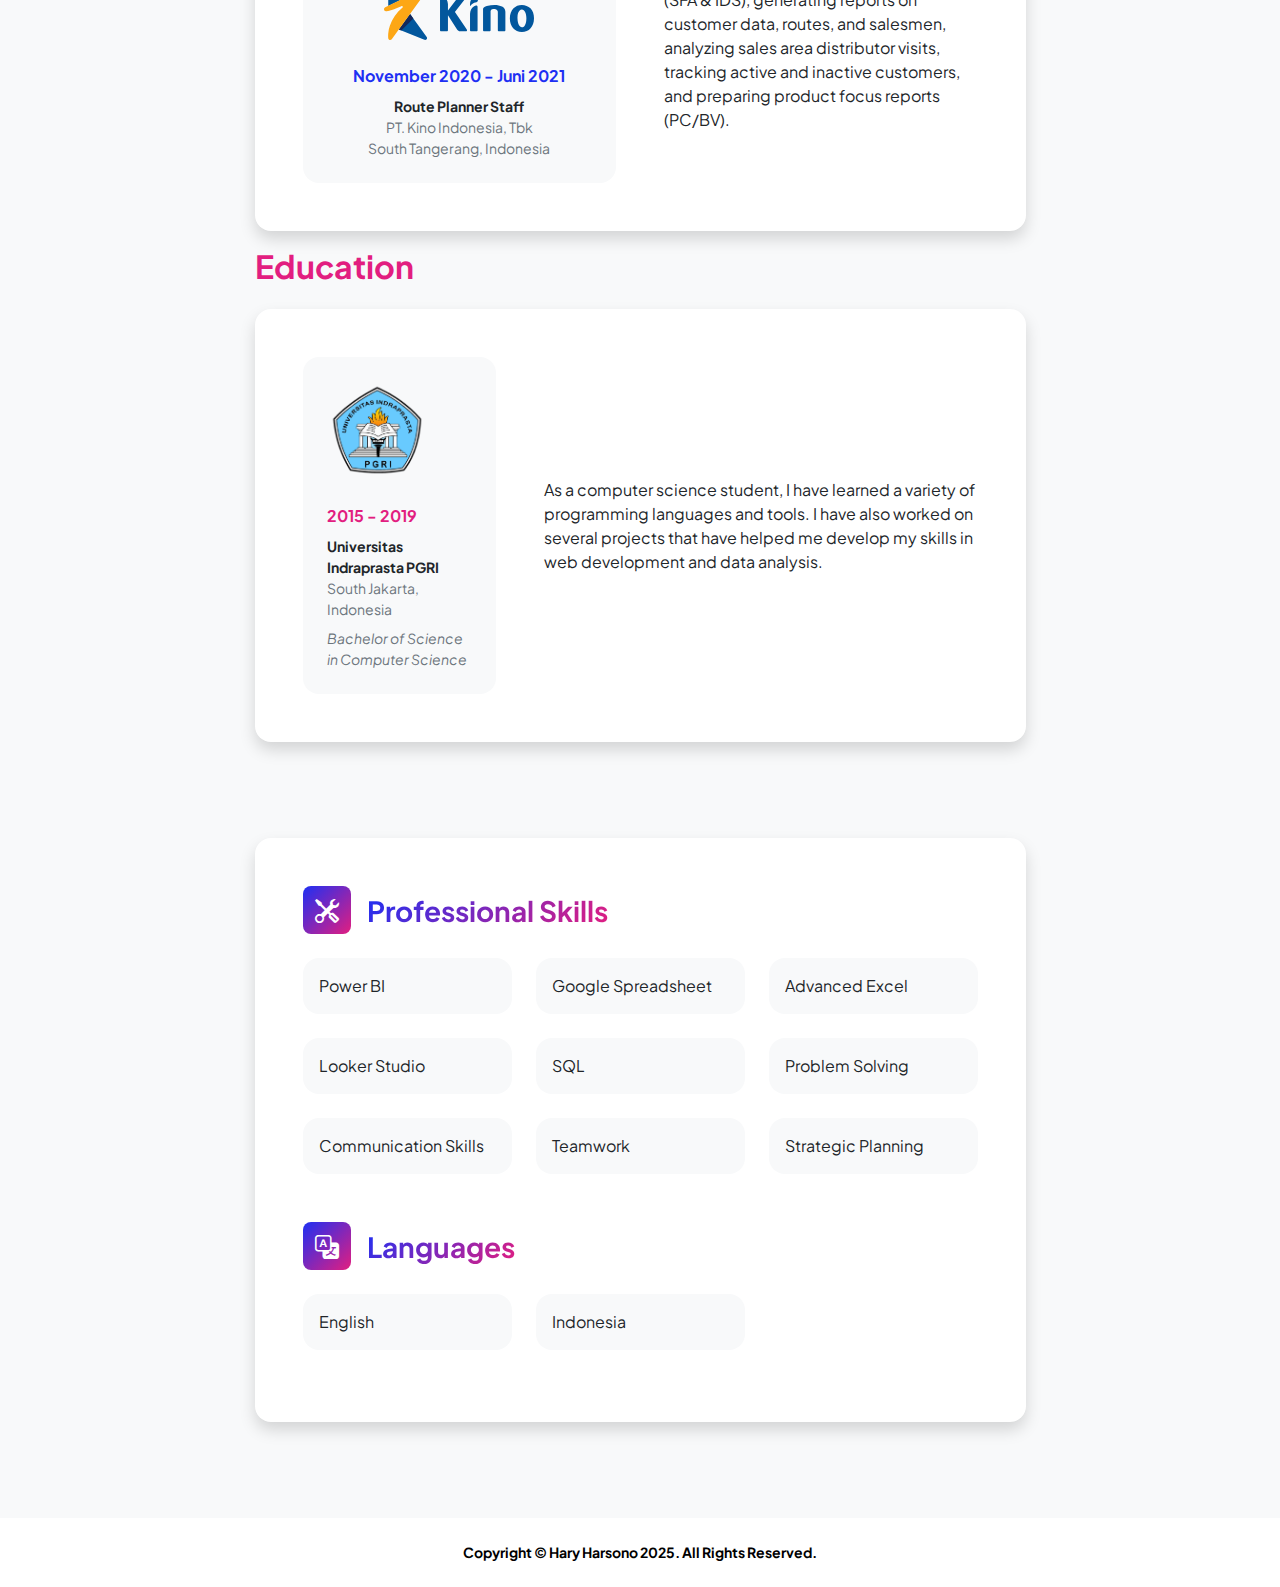
<file: resume.html>
<!DOCTYPE html>
<html lang="en">
    <head>
        <meta charset="utf-8" />
        <meta name="viewport" content="width=device-width, initial-scale=1, shrink-to-fit=no" />
        <meta name="description" content="" />
        <meta name="author" content="" />
        <title>
            Hary Harsono - Resume
        </title>
        <!-- Favicon-->
        <link rel="icon" type="image/x-icon" href="assets/favicon.ico" />
        <!-- Custom Google font-->
        <link rel="preconnect" href="https://fonts.googleapis.com" />
        <link rel="preconnect" href="https://fonts.gstatic.com" crossorigin />
        <link href="https://fonts.googleapis.com/css2?family=Plus+Jakarta+Sans:wght@100;200;300;400;500;600;700;800;900&amp;display=swap" rel="stylesheet" />
        <!-- Bootstrap icons-->
        <link href="https://cdn.jsdelivr.net/npm/bootstrap-icons@1.8.1/font/bootstrap-icons.css" rel="stylesheet" />
        <!-- Core theme CSS (includes Bootstrap)-->
        <link href="css/styles.css" rel="stylesheet" />
    </head>
    <body class="d-flex flex-column h-100 bg-light">
        <main class="flex-shrink-0">
            <!-- Navigation-->
            <nav class="navbar navbar-expand-lg navbar-light bg-white py-3">
                <div class="container px-5">
                    <a class="navbar-brand" href="index.html"><span class="fw-bolder" style="color: #1e30f3!important;">
                        Hary Harsono
                    </span></a>
                    <button class="navbar-toggler" type="button" data-bs-toggle="collapse" data-bs-target="#navbarSupportedContent" aria-controls="navbarSupportedContent" aria-expanded="false" aria-label="Toggle navigation"><span class="navbar-toggler-icon"></span></button>
                    <div class="collapse navbar-collapse" id="navbarSupportedContent">
                        <ul class="navbar-nav ms-auto mb-2 mb-lg-0 small fw-bolder">
                            <li class="nav-item"><a class="nav-link" href="index.html">Home</a></li>
                            <li class="nav-item"><a class="nav-link text-black" href="resume.html">Resume</a></li>
                            <li class="nav-item"><a class="nav-link" href="projects.html">Projects</a></li>
                            <li class="nav-item"><a class="nav-link" href="contact.html">Contact</a></li>
                        </ul>
                    </div>
                </div>
            </nav>
            <!-- Page Content-->
            <div class="container px-5 my-5">
                <div class="text-center mb-5">
                    <h1 class="display-5 fw-bolder mb-0"><span class="text-gradient d-inline">Resume</span></h1>
                </div>
                <div class="row gx-5 justify-content-center">
                    <div class="col-lg-11 col-xl-9 col-xxl-8">
                        <!-- Experience Section-->
                        <section>
                            <div class="d-flex align-items-center justify-content-between mb-4">
                                <h2 class="text-primary fw-bolder mb-0">Experience</h2>
                            </div>
                            <!-- Experience Card 1-->
                            <div class="card shadow border-0 rounded-4 mb-3">
                                <div class="card-body p-5">
                                    <div class="row align-items-start gx-5">
                                        <div class="col-lg-6 text-center text-lg-start mb-4 mb-lg-0">
                                            <div class="bg-light p-4 rounded-4">
                                                <div class="text-center">
                                                    <img src="assets/erajaya.png" alt="Erajaya Logo" class="img-fluid mb-2" style="width: 200px; height: auto;">
                                                </div>
                                                <div class="text-primary fw-bolder mb-2 text-center">
                                                    July 2024 - Present
                                                </div>
                                                <div class="small fw-bolder">
                                                    Strategic & Data Analyst Supervisor
                                                </div>
                                                <div class="small text-center text-muted">
                                                    PT. Erajaya Swasembada, Tbk
                                                </div>
                                                <div class="small text-muted text-center">
                                                    West Jakarta, Indonesia
                                                </div>
                                            </div>
                                        </div>
                                        <div class="col-lg-6">
                                            <div class="text-center text-lg-start">
                                                Reviewing and analyzing cost budgets versus expenses, conducting financial forecasting and ad-hoc analysis, monitoring SLA and KPI performance metrics, validating and periodically reviewing performance, as well as developing, enhancing, and evaluating dashboards for business performance analysis.                                            
                                            </div>
                                        </div>
                                    </div>
                                </div>
                            </div>
                            <div class="card shadow border-0 rounded-4 mb-3">
                                <div class="card-body p-5">
                                    <div class="row align-items-start gx-5">
                                        <div class="col-lg-6 text-center text-lg-start mb-4 mb-lg-0">
                                            <div class="bg-light p-4 rounded-4">
                                                <div class="text-center">
                                                    <img src="assets/mtg.png" alt="MTG" class="img-fluid mb-2" style="width: 150px; height: auto;">
                                                </div>
                                                <div class="text-primary text-center fw-bolder mb-2 pt-3">
                                                    August 2023 - April 2024
                                                </div>
                                                <div class="small text-center fw-bolder">
                                                    Data Analyst Supervisor
                                                </div>
                                                <div class="small text-center text-muted">
                                                    Martha Tilaar Group
                                                </div>
                                                <div class="small text-center text-muted">
                                                    East Jakarta, Indonesia
                                                </div>
                                            </div>
                                        </div>
                                        <div class="col-lg-6">
                                            <div class="text-center text-lg-start">
                                                Performing daily master data extraction (MTS), forecasting buffer/safety stock for online and offline channels, and monitoring stock levels in stores and warehouses for both online and offline operations.                                  
                                            </div>
                                        </div>
                                    </div>
                                </div>
                            </div>
                            <div class="card shadow border-0 rounded-4 mb-3">
                                <div class="card-body p-5">
                                    <div class="row align-items-start gx-5">
                                        <div class="col-lg-6 text-center text-lg-start mb-4 mb-lg-0">
                                            <div class="bg-light p-4 rounded-4">
                                                <div class="text-center">
                                                    <img src="assets/jnt.jpeg" alt="JNT" class="img-fluid mb-2" style="width: 150px; height: auto;">
                                                </div>
                                                <div class="text-primary text-center fw-bolder mb-2 pt-3">
                                                    January 2022 - January 2023
                                                </div>
                                                <div class="small text-center fw-bolder">
                                                    Data Analyst Staff
                                                </div>
                                                <div class="small text-center text-muted">
                                                    PT. Global Bintang Timur Ekspress
                                                </div>
                                                <div class="small text-center text-muted">
                                                    West Jakarta, Indonesia
                                                </div>
                                            </div>
                                        </div>
                                        <div class="col-lg-6">
                                            <div class="text-center text-lg-start">
                                                Performing daily master data extraction (SLA & JMS), preparing operational ritase reports, generating incoming and outgoing reports, tracking stuck packages without SLA, reporting successfully scanned shipments, and analyzing KPI reports for problematic packages.                 
                                            </div>
                                        </div>
                                    </div>
                                </div>
                            </div>
                            <div class="card shadow border-0 rounded-4 mb-3">
                                <div class="card-body p-5">
                                    <div class="row align-items-start gx-5">
                                        <div class="col-lg-6 text-center text-lg-start mb-4 mb-lg-0">
                                            <div class="bg-light p-4 rounded-4">
                                                <div class="text-center">
                                                    <img src="assets/kino.svg" alt="Kino" class="img-fluid mb-2" style="width: 150px; height: auto;">
                                                </div>
                                                <div class="text-primary text-center fw-bolder mb-2 pt-3">
                                                    November 2020 - Juni 2021
                                                </div>
                                                <div class="small text-center fw-bolder">
                                                    Route Planner Staff
                                                </div>
                                                <div class="small text-center text-muted">
                                                    PT. Kino Indonesia, Tbk
                                                </div>
                                                <div class="small text-center text-muted">
                                                    South Tangerang, Indonesia
                                                </div>
                                            </div>
                                        </div>
                                        <div class="col-lg-6">
                                            <div class="text-center text-lg-start">
                                                Performing daily master data extraction (SFA & IDS), generating reports on customer data, routes, and salesmen, analyzing sales area distributor visits, tracking active and inactive customers, and preparing product focus reports (PC/BV).              
                                            </div>
                                        </div>
                                    </div>
                                </div>
                            </div>
                        </section>
                        <!-- Education Section-->
                        <section>
                            <h2 class="text-secondary fw-bolder mb-4">Education</h2>
                            <!-- Education Card 1-->
                            <div class="card shadow border-0 rounded-4 mb-5">
                                <div class="card-body p-5">
                                    <div class="row align-items-center gx-5">
                                        <div class="col text-center text-lg-start mb-4 mb-lg-0">
                                            <div class="bg-light p-4 rounded-4">
                                                <div class="text-center text-lg-start">
                                                    <img src="assets/unindra.png" alt="unindra" class="img-fluid mb-2" style="width: 100px; height: auto;">
                                                </div>
                                                <div class="text-secondary fw-bolder mb-2 pt-3">2015 - 2019</div>
                                                <div class="mb-2">
                                                    <div class="small fw-bolder">
                                                        Universitas Indraprasta PGRI
                                                    </div>
                                                    <div class="small text-muted">
                                                        South Jakarta, Indonesia
                                                    </div>
                                                </div>
                                                <div class="fst-italic">
                                                    <div class="small text-muted">
                                                        Bachelor of Science in Computer Science
                                                    </div>
                                                </div>
                                            </div>
                                        </div>
                                        <div class="col-lg-8">
                                            <div class="text-center text-lg-start">
                                                As a computer science student, I have learned a variety of programming languages and tools. I have also worked on several projects that have helped me develop my skills in web development and data analysis.                                                
                                            </div>
                                        </div>
                                    </div>
                                </div>
                            </div>
                        </section>
                        <!-- Divider-->
                        <div class="pb-5"></div>
                        <!-- Skills Section-->
                        <section>
                            <!-- Skillset Card-->
                            <div class="card shadow border-0 rounded-4 mb-5">
                                <div class="card-body p-5">
                                    <!-- Professional skills list-->
                                    <div class="mb-5">
                                        <div class="d-flex align-items-center mb-4">
                                            <div class="feature bg-primary bg-gradient-primary-to-secondary text-white rounded-3 me-3"><i class="bi bi-tools"></i></div>
                                            <h3 class="fw-bolder mb-0"><span class="text-gradient d-inline">Professional Skills</span></h3>
                                        </div>
                                        <div class="row row-cols-1 row-cols-md-3 mb-4">
                                            <div class="col mb-4 mb-md-0">
                                                <div class="d-flex align-items-center bg-light rounded-4 p-3 h-100">
                                                    Power BI
                                                </div>
                                            </div>
                                            <div class="col mb-4 mb-md-0">
                                                <div class="d-flex align-items-center bg-light rounded-4 p-3 h-100">
                                                    Google Spreadsheet
                                                </div>
                                            </div>
                                            <div class="col mb-4 mb-md-0">
                                                <div class="d-flex align-items-center bg-light rounded-4 p-3 h-100">
                                                    Advanced Excel
                                                </div>
                                            </div>
                                        </div>
                                        <div class="row row-cols-1 row-cols-md-3 mb-4">
                                            <div class="col mb-4 mb-md-0">
                                                <div class="d-flex align-items-center bg-light rounded-4 p-3 h-100">
                                                    Looker Studio
                                                </div>
                                            </div>
                                            <div class="col mb-4 mb-md-0">
                                                <div class="d-flex align-items-center bg-light rounded-4 p-3 h-100">
                                                    SQL
                                                </div>
                                            </div>
                                            <div class="col mb-4 mb-md-0">
                                                <div class="d-flex align-items-center bg-light rounded-4 p-3 h-100">
                                                    Problem Solving
                                                </div>
                                            </div>
                                        </div>
                                        <div class="row row-cols-1 row-cols-md-3 mb-4">
                                            <div class="col mb-4 mb-md-0">
                                                <div class="d-flex align-items-center bg-light rounded-4 p-3 h-100">
                                                    Communication Skills
                                                </div>
                                            </div>
                                            <div class="col mb-4 mb-md-0">
                                                <div class="d-flex align-items-center bg-light rounded-4 p-3 h-100">
                                                    Teamwork
                                                </div>
                                            </div>
                                            <div class="col mb-4 mb-md-0">
                                                <div class="d-flex align-items-center bg-light rounded-4 p-3 h-100">
                                                    Strategic Planning
                                                </div>
                                            </div>
                                        </div>
                                    </div>
                                    <!-- Languages list-->
                                    <div class="mb-0">
                                        <div class="d-flex align-items-center mb-4">
                                            <div class="feature bg-primary bg-gradient-primary-to-secondary text-white rounded-3 me-3">
                                                <i class="bi bi-translate"></i>
                                            </div>
                                            <h3 class="fw-bolder mb-0"><span class="text-gradient d-inline">Languages</span></h3>
                                        </div>
                                        <div class="row row-cols-1 row-cols-md-3 mb-4">
                                            <div class="col mb-4 mb-md-0">
                                                <div class="d-flex align-items-center bg-light rounded-4 p-3 h-100">
                                                    English
                                                </div>
                                            </div>
                                            <div class="col mb-4 mb-md-0">
                                                <div class="d-flex align-items-center bg-light rounded-4 p-3 h-100">
                                                    Indonesia
                                                </div>
                                            </div>
                                        </div>
                                    </div>
                                </div>
                            </div>
                        </section>
                    </div>
                </div>
            </div>
        </main>
        <!-- Footer-->
        <footer class="bg-white py-4 mt-auto">
            <div class="container px-5">
                <div class="row align-items-center justify-content-center">
                    <div class="col-auto text-center">
                        <div class="small m-0 text-black fw-bolder">Copyright &copy; Hary Harsono 2025. All Rights Reserved.</div>
                    </div>
                </div>
            </div>
        </footer>
        <!-- Bootstrap core JS-->
        <script src="https://cdn.jsdelivr.net/npm/bootstrap@5.2.3/dist/js/bootstrap.bundle.min.js"></script>
        <!-- Core theme JS-->
        <script src="js/scripts.js"></script>
    </body>
</html>
</file>
